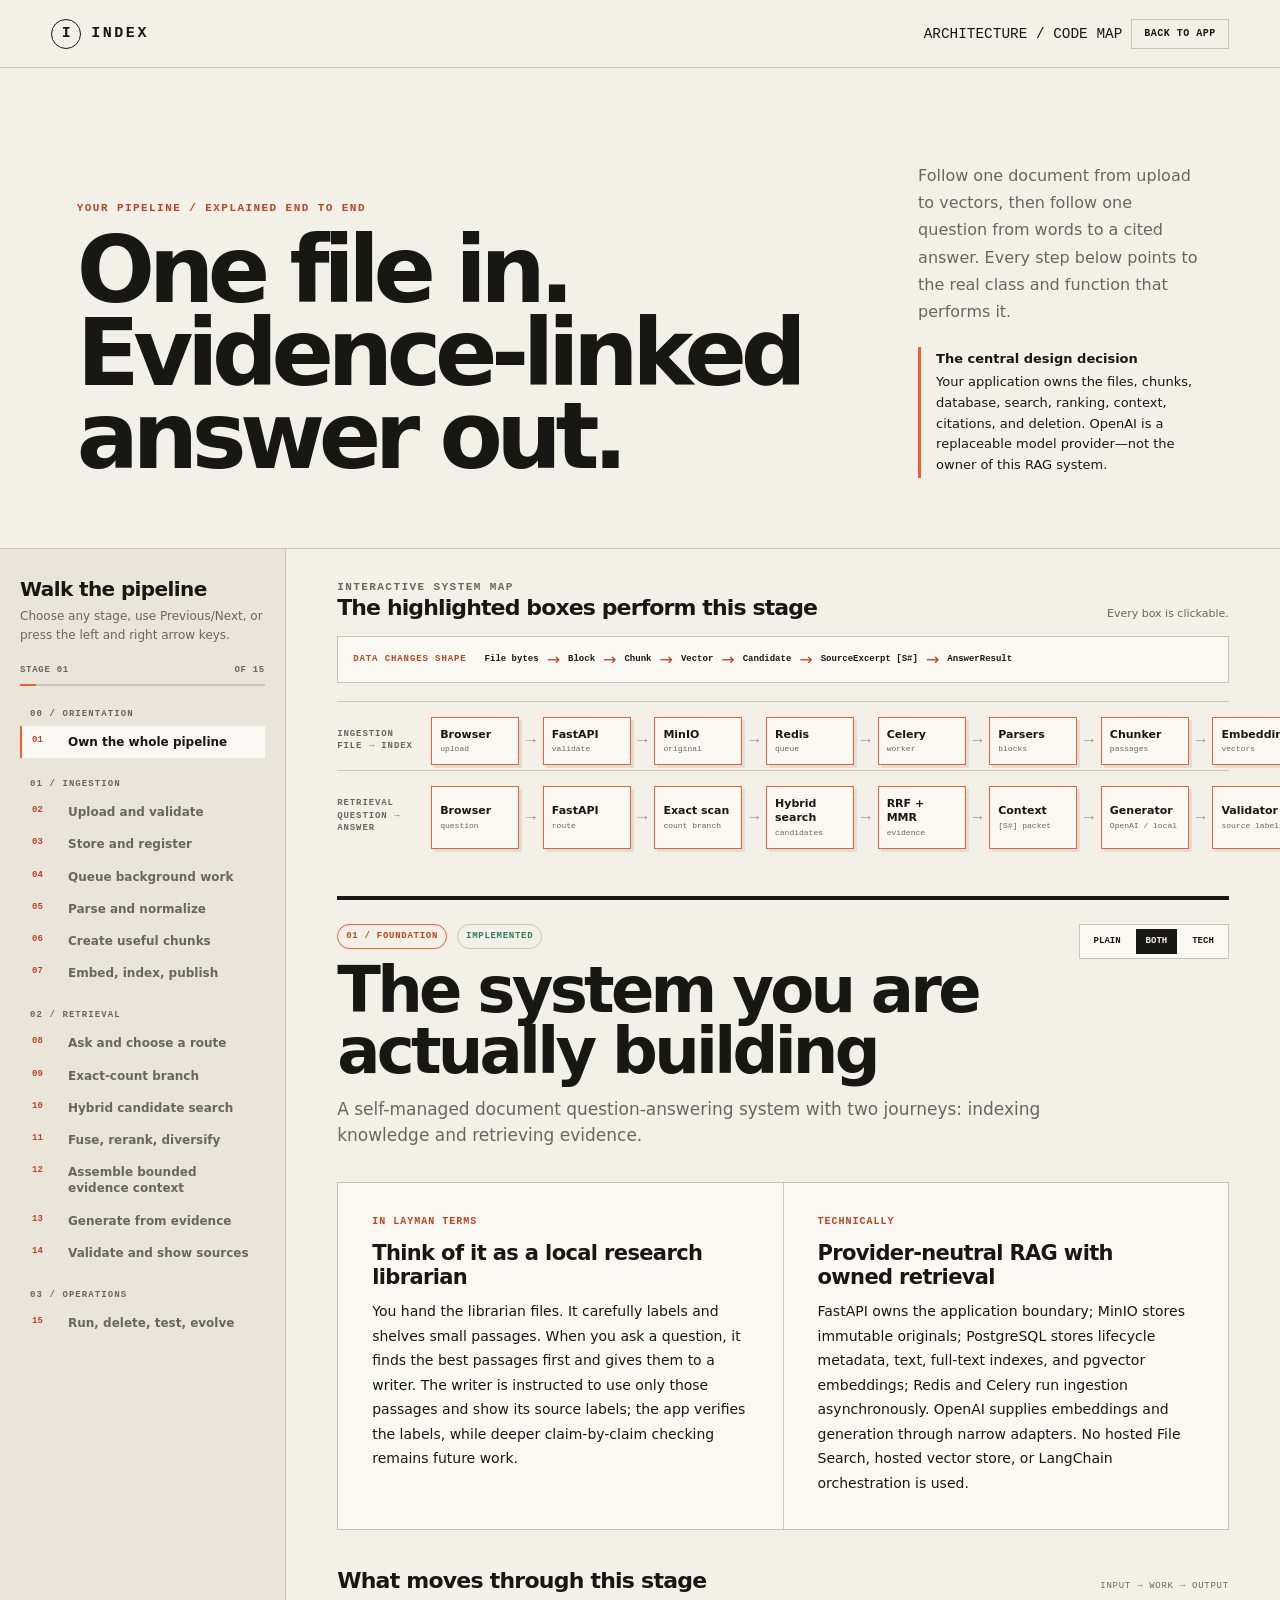
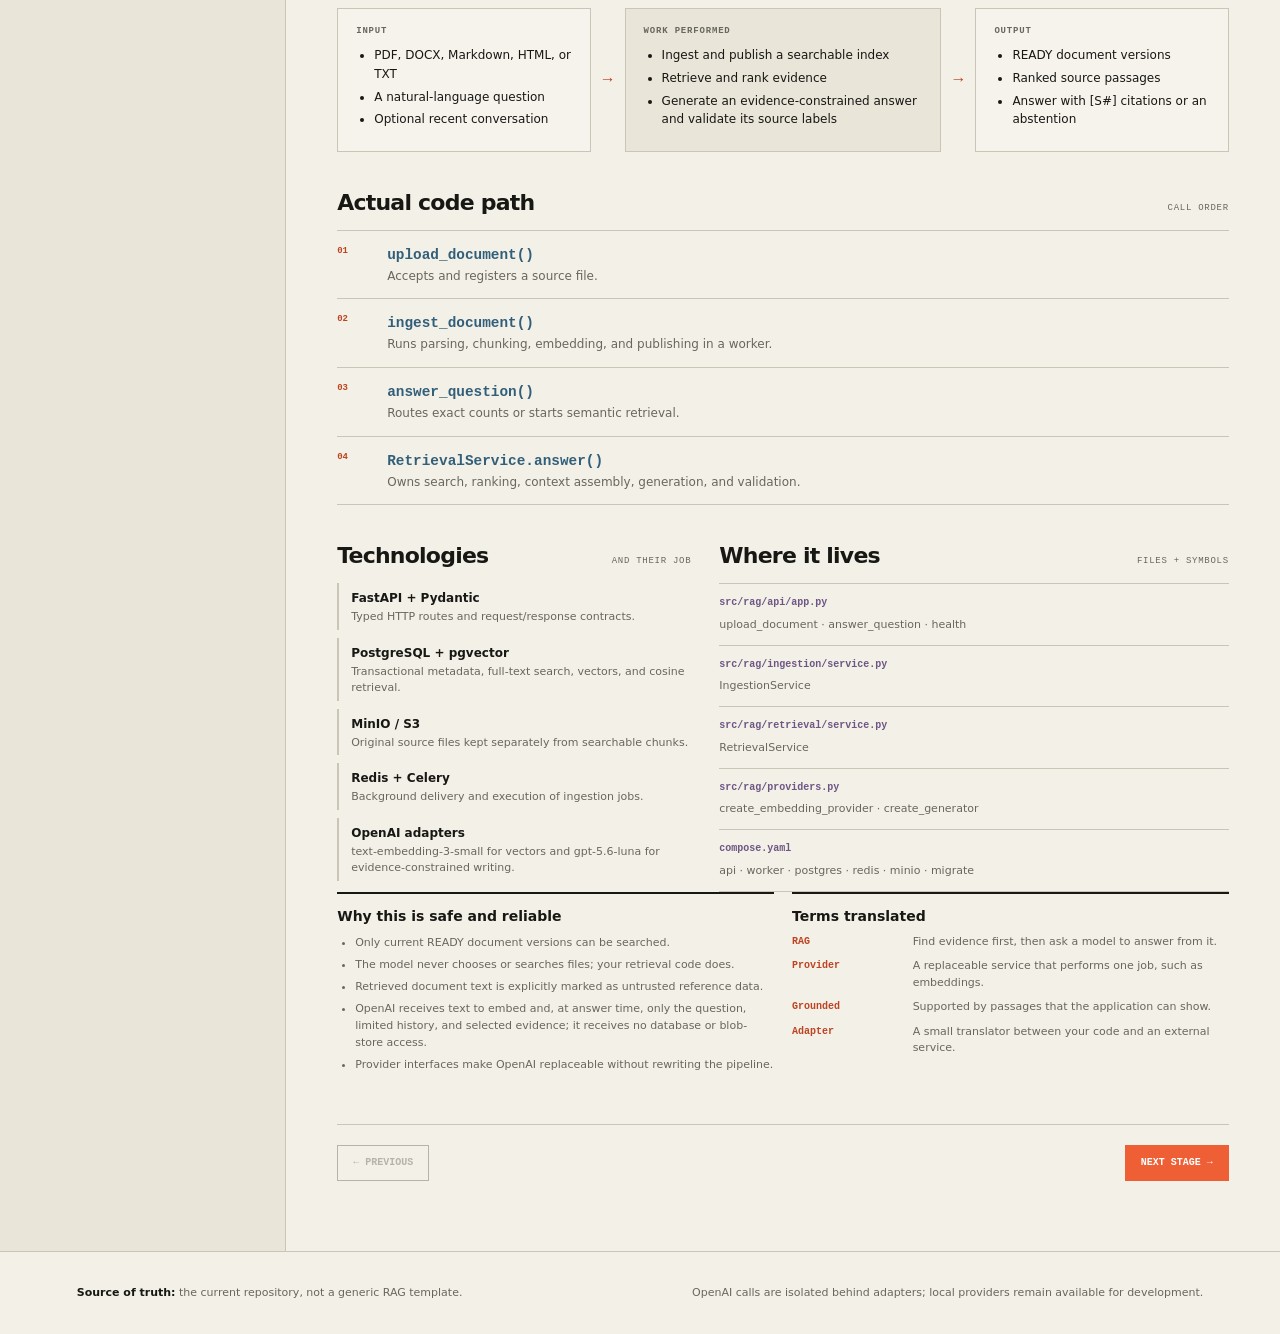
<file: web/architecture.html>
<!doctype html>
<html lang="en">
  <head>
    <meta charset="utf-8" />
    <meta name="viewport" content="width=device-width, initial-scale=1" />
    <meta
      name="description"
      content="An interactive, code-level walkthrough of the Index custom RAG application."
    />
    <title>Index — architecture explorer</title>
    <style>
      :root {
        color-scheme: light;
        --ink: #171714;
        --muted: #68675f;
        --paper: #f3f0e7;
        --panel: #e9e5d9;
        --soft: #faf8f2;
        --line: #cbc5b8;
        --signal: #ee5f35;
        --signal-dark: #bd4422;
        --good: #2f7d5b;
        --blue: #315f7a;
        --purple: #6c5684;
        --shadow: rgba(23, 23, 20, 0.08);
        font-family: "Avenir Next", Avenir, Inter, system-ui, -apple-system, sans-serif;
      }

      * { box-sizing: border-box; }
      html { scroll-behavior: smooth; }
      body { margin: 0; color: var(--ink); background: var(--paper); min-height: 100vh; }
      button, a { font: inherit; }
      button { color: inherit; }
      a { color: inherit; }
      code, .mono {
        font-family: ui-monospace, "SFMono-Regular", Menlo, Consolas, monospace;
        font-size: 0.9em;
      }

      .topbar {
        min-height: 68px;
        padding: 16px clamp(20px, 4vw, 56px);
        border-bottom: 1px solid var(--line);
        display: flex;
        align-items: center;
        justify-content: space-between;
        gap: 20px;
        background: rgba(243, 240, 231, 0.94);
        position: sticky;
        top: 0;
        z-index: 20;
        backdrop-filter: blur(14px);
      }

      .brand {
        display: inline-flex;
        align-items: center;
        gap: 10px;
        text-decoration: none;
        font: 600 15px/1 ui-monospace, "SFMono-Regular", Menlo, monospace;
        letter-spacing: 0.17em;
      }

      .brand-mark {
        width: 30px;
        height: 30px;
        border: 1.5px solid var(--ink);
        border-radius: 50%;
        display: grid;
        place-items: center;
        letter-spacing: 0;
      }

      .topbar-links { display: flex; align-items: center; gap: 9px; }
      .quiet-link {
        border: 1px solid var(--line);
        padding: 9px 12px;
        text-decoration: none;
        font: 600 10px/1 ui-monospace, "SFMono-Regular", Menlo, monospace;
        letter-spacing: 0.05em;
        background: transparent;
      }
      .quiet-link:hover { border-color: var(--ink); background: var(--soft); }

      .hero {
        padding: clamp(46px, 8vw, 94px) clamp(20px, 6vw, 90px) clamp(36px, 6vw, 70px);
        border-bottom: 1px solid var(--line);
        display: grid;
        grid-template-columns: minmax(0, 1.45fr) minmax(260px, 0.55fr);
        gap: clamp(34px, 7vw, 100px);
        align-items: end;
      }

      .kicker {
        margin: 0 0 13px;
        color: var(--signal-dark);
        font: 600 11px/1.25 ui-monospace, "SFMono-Regular", Menlo, monospace;
        letter-spacing: 0.13em;
      }
      .hero h1 {
        font-size: clamp(46px, 7.2vw, 104px);
        line-height: 0.9;
        letter-spacing: -0.07em;
        margin: 0;
        max-width: 940px;
      }
      .hero-copy { color: var(--muted); font-size: 16px; line-height: 1.7; margin: 0 0 22px; }
      .ownership-note {
        border-left: 3px solid var(--signal);
        padding: 2px 0 2px 15px;
        font-size: 13px;
        line-height: 1.6;
      }
      .ownership-note strong { display: block; margin-bottom: 2px; }

      .walkthrough {
        display: grid;
        grid-template-columns: 286px minmax(0, 1fr);
        min-height: 900px;
      }

      .stage-sidebar {
        background: var(--panel);
        border-right: 1px solid var(--line);
        padding: 28px 20px 38px;
      }
      .stage-sidebar-inner { position: sticky; top: 96px; }
      .stage-sidebar h2 { font-size: 20px; margin: 0 0 6px; letter-spacing: -0.03em; }
      .stage-sidebar > .stage-sidebar-inner > p {
        color: var(--muted);
        font-size: 12px;
        line-height: 1.55;
        margin: 0 0 22px;
      }
      .progress-label {
        display: flex;
        justify-content: space-between;
        gap: 12px;
        color: var(--muted);
        font: 600 9px/1 ui-monospace, "SFMono-Regular", Menlo, monospace;
        letter-spacing: 0.08em;
      }
      .progress-track { height: 2px; background: var(--line); margin: 9px 0 24px; overflow: hidden; }
      .progress-fill { display: block; height: 100%; width: 0; background: var(--signal); transition: width 220ms ease; }
      .nav-group { margin: 0 0 22px; }
      .nav-group-label {
        color: var(--muted);
        font: 600 9px/1 ui-monospace, "SFMono-Regular", Menlo, monospace;
        letter-spacing: 0.12em;
        margin: 0 0 7px 10px;
      }
      .stage-button {
        width: 100%;
        border: 0;
        border-left: 2px solid transparent;
        background: transparent;
        cursor: pointer;
        text-align: left;
        display: grid;
        grid-template-columns: 28px minmax(0, 1fr);
        gap: 8px;
        align-items: start;
        padding: 8px 10px;
        color: var(--muted);
      }
      .stage-button:hover { background: rgba(255, 255, 255, 0.35); color: var(--ink); }
      .stage-button[aria-current="step"] {
        border-left-color: var(--signal);
        color: var(--ink);
        background: var(--soft);
      }
      .stage-number { font: 600 9px/1.5 ui-monospace, "SFMono-Regular", Menlo, monospace; color: var(--signal-dark); }
      .stage-button-title { font-size: 12px; line-height: 1.35; font-weight: 600; }

      .stage-main { min-width: 0; padding: 32px clamp(20px, 4vw, 64px) 70px; }
      .system-map { margin-bottom: 42px; }
      .map-heading { display: flex; align-items: end; justify-content: space-between; gap: 20px; margin-bottom: 16px; }
      .map-heading h2 { font-size: 22px; margin: 0; letter-spacing: -0.04em; }
      .map-heading p { margin: 0; color: var(--muted); font-size: 11px; }
      .data-chain {
        border: 1px solid var(--line);
        background: var(--soft);
        padding: 13px 15px;
        margin-bottom: 18px;
        display: grid;
        grid-template-columns: auto minmax(0, 1fr);
        gap: 18px;
        align-items: center;
      }
      .data-chain-label {
        color: var(--signal-dark);
        font: 600 9px/1.35 ui-monospace, "SFMono-Regular", Menlo, monospace;
        letter-spacing: 0.1em;
      }
      .data-chain ol {
        display: flex;
        align-items: center;
        gap: 8px;
        flex-wrap: wrap;
        list-style: none;
        margin: 0;
        padding: 0;
      }
      .data-chain li { display: inline-flex; align-items: center; gap: 8px; }
      .data-chain li:not(:last-child)::after { content: "\2192"; color: var(--signal-dark); }
      .data-chain code { font-size: 9px; font-weight: 600; }
      .flow-lane { border-top: 1px solid var(--line); padding: 15px 0 5px; display: grid; grid-template-columns: 82px minmax(0, 1fr); gap: 12px; }
      .lane-label {
        color: var(--muted);
        font: 600 9px/1.35 ui-monospace, "SFMono-Regular", Menlo, monospace;
        letter-spacing: 0.1em;
        padding-top: 11px;
      }
      .lane-nodes { display: flex; align-items: stretch; gap: 7px; min-width: 0; }
      .map-node {
        flex: 1 1 0;
        min-width: 88px;
        border: 1px solid var(--line);
        background: rgba(255, 255, 255, 0.24);
        cursor: pointer;
        padding: 10px 8px;
        text-align: left;
        opacity: 0.44;
        transition: opacity 160ms ease, transform 160ms ease, border-color 160ms ease, background 160ms ease;
      }
      .map-node:hover { opacity: 0.85; transform: translateY(-1px); }
      .map-node.is-active { opacity: 1; border-color: var(--signal); background: var(--soft); box-shadow: 3px 3px 0 var(--shadow); }
      .map-node strong { display: block; font-size: 11px; line-height: 1.25; }
      .map-node span { display: block; margin-top: 3px; color: var(--muted); font: 500 8px/1.25 ui-monospace, "SFMono-Regular", Menlo, monospace; }
      .map-arrow { align-self: center; color: #9c9689; font-family: ui-monospace, monospace; }

      .stage-focus { border-top: 4px solid var(--ink); padding-top: 24px; }
      .focus-head { display: grid; grid-template-columns: minmax(0, 1fr) auto; gap: 28px; align-items: start; }
      .stage-meta { display: flex; gap: 10px; align-items: center; margin-bottom: 11px; }
      .phase-badge, .implementation-badge {
        display: inline-flex;
        align-items: center;
        min-height: 25px;
        padding: 4px 8px;
        border: 1px solid var(--line);
        border-radius: 999px;
        font: 600 9px/1 ui-monospace, "SFMono-Regular", Menlo, monospace;
        letter-spacing: 0.08em;
      }
      .phase-badge { border-color: var(--signal); color: var(--signal-dark); }
      .implementation-badge { color: var(--good); }
      .implementation-badge[data-tone="roadmap"] { color: var(--signal-dark); border-color: var(--signal); }
      .stage-focus h2 { font-size: clamp(34px, 5vw, 65px); line-height: 0.96; letter-spacing: -0.058em; margin: 0 0 13px; max-width: 920px; }
      .stage-summary { color: var(--muted); font-size: 17px; line-height: 1.55; max-width: 860px; margin: 0; }
      .view-controls { display: flex; gap: 5px; border: 1px solid var(--line); padding: 4px; background: var(--soft); }
      .view-button { border: 0; background: transparent; padding: 8px 10px; cursor: pointer; font: 600 9px/1 ui-monospace, monospace; }
      .view-button[aria-pressed="true"] { background: var(--ink); color: var(--paper); }

      .explanation-grid { display: grid; grid-template-columns: 1fr 1fr; gap: 1px; background: var(--line); border: 1px solid var(--line); margin: 34px 0; }
      .explanation { background: var(--soft); padding: clamp(20px, 3vw, 34px); }
      .explanation-label { color: var(--signal-dark); font: 600 10px/1 ui-monospace, monospace; letter-spacing: 0.1em; margin-bottom: 14px; }
      .explanation h3 { font-size: 21px; letter-spacing: -0.03em; margin: 0 0 10px; }
      .explanation p { font-size: 14px; line-height: 1.75; margin: 0; }
      .focus-content[data-view="plain"] .technical-view { display: none; }
      .focus-content[data-view="technical"] .plain-view { display: none; }
      .focus-content[data-view="plain"] .explanation-grid,
      .focus-content[data-view="technical"] .explanation-grid { grid-template-columns: 1fr; }

      .section-heading { margin: 38px 0 15px; display: flex; align-items: baseline; justify-content: space-between; gap: 16px; }
      .section-heading h3 { margin: 0; font-size: 22px; letter-spacing: -0.035em; }
      .section-heading span { color: var(--muted); font: 500 9px/1 ui-monospace, monospace; letter-spacing: 0.08em; }

      .io-flow { display: grid; grid-template-columns: 1fr 34px 1.25fr 34px 1fr; align-items: stretch; }
      .io-box { border: 1px solid var(--line); padding: 18px; background: rgba(255, 255, 255, 0.2); min-width: 0; }
      .io-box.operation { background: var(--panel); }
      .io-box-label { color: var(--muted); font: 600 9px/1 ui-monospace, monospace; letter-spacing: 0.09em; margin-bottom: 10px; }
      .io-box ul { padding-left: 18px; margin: 0; }
      .io-box li { font-size: 12px; line-height: 1.55; margin: 4px 0; }
      .io-arrow { display: grid; place-items: center; color: var(--signal-dark); font-family: ui-monospace, monospace; }

      .trace { margin: 0; padding: 0; list-style: none; counter-reset: trace; border-top: 1px solid var(--line); }
      .trace li { counter-increment: trace; display: grid; grid-template-columns: 38px minmax(0, 1fr); gap: 12px; border-bottom: 1px solid var(--line); padding: 13px 0; align-items: start; }
      .trace li::before { content: counter(trace, decimal-leading-zero); color: var(--signal-dark); font: 600 9px/1.6 ui-monospace, monospace; }
      .trace code { color: var(--blue); font-weight: 600; word-break: break-word; }
      .trace p { margin: 4px 0 0; color: var(--muted); font-size: 12px; line-height: 1.55; }

      .detail-columns { display: grid; grid-template-columns: 0.82fr 1.18fr; gap: 28px; }
      .tech-list { display: grid; gap: 8px; }
      .tech-item { border-left: 2px solid var(--line); padding: 4px 0 4px 12px; }
      .tech-item strong { font-size: 12px; }
      .tech-item p { color: var(--muted); margin: 3px 0 0; font-size: 11px; line-height: 1.5; }
      .file-list { border-top: 1px solid var(--line); }
      .file-item { border-bottom: 1px solid var(--line); padding: 12px 0; }
      .file-path { color: var(--purple); font: 600 10px/1.45 ui-monospace, monospace; word-break: break-all; }
      .file-symbols { margin: 5px 0 0; color: var(--muted); font-size: 11px; line-height: 1.55; }
      .file-symbols code { color: var(--ink); }

      .guardrails { display: grid; grid-template-columns: 1fr 1fr; gap: 18px; }
      .guardrail, .glossary { border-top: 2px solid var(--ink); padding-top: 14px; }
      .guardrail h4, .glossary h4 { margin: 0 0 10px; font-size: 14px; }
      .guardrail ul { margin: 0; padding-left: 18px; }
      .guardrail li { color: var(--muted); font-size: 11px; line-height: 1.55; margin: 5px 0; }
      .terms { margin: 0; display: grid; gap: 8px; }
      .terms div { display: grid; grid-template-columns: minmax(80px, 0.35fr) 1fr; gap: 10px; }
      .terms dt { font: 600 10px/1.5 ui-monospace, monospace; color: var(--signal-dark); }
      .terms dd { margin: 0; color: var(--muted); font-size: 11px; line-height: 1.5; }

      .readiness-grid { display: grid; grid-template-columns: repeat(2, minmax(0, 1fr)); gap: 10px; }
      .readiness-card { border: 1px solid var(--line); background: rgba(255, 255, 255, 0.2); padding: 16px; }
      .readiness-status {
        color: var(--muted);
        font: 600 8px/1 ui-monospace, monospace;
        letter-spacing: 0.1em;
      }
      .readiness-status[data-tone="done"] { color: var(--good); }
      .readiness-status[data-tone="warning"] { color: var(--signal-dark); }
      .readiness-card strong { display: block; margin-top: 9px; font-size: 13px; }
      .readiness-card p { color: var(--muted); margin: 5px 0 0; font-size: 11px; line-height: 1.55; }

      .stage-actions { border-top: 1px solid var(--line); margin-top: 46px; padding-top: 20px; display: flex; justify-content: space-between; gap: 12px; }
      .nav-action { border: 1px solid var(--ink); background: transparent; padding: 12px 15px; cursor: pointer; font: 600 10px/1 ui-monospace, monospace; }
      .nav-action:hover:not(:disabled) { background: var(--soft); }
      .nav-action.primary { background: var(--signal); color: #fff; border-color: var(--signal); }
      .nav-action.primary:hover:not(:disabled) { background: var(--signal-dark); }
      .nav-action:disabled { opacity: 0.28; cursor: not-allowed; }

      .page-footer { padding: 32px clamp(20px, 6vw, 90px); border-top: 1px solid var(--line); color: var(--muted); font-size: 11px; line-height: 1.6; display: flex; justify-content: space-between; gap: 24px; }
      .page-footer strong { color: var(--ink); }

      @media (max-width: 1080px) {
        .walkthrough { grid-template-columns: 240px minmax(0, 1fr); }
        .lane-nodes { flex-wrap: wrap; }
        .map-arrow { display: none; }
        .map-node { flex: 1 1 130px; }
        .focus-head { grid-template-columns: 1fr; }
        .view-controls { width: max-content; }
      }

      @media (max-width: 820px) {
        .hero { grid-template-columns: 1fr; }
        .walkthrough { display: block; }
        .stage-sidebar { border-right: 0; border-bottom: 1px solid var(--line); }
        .stage-sidebar-inner { position: static; }
        #stage-navigation { display: grid; grid-template-columns: 1fr 1fr; gap: 10px 18px; }
        .nav-group { margin-bottom: 0; }
        .stage-main { padding-top: 26px; }
        .explanation-grid, .detail-columns, .guardrails, .readiness-grid { grid-template-columns: 1fr; }
        .data-chain { grid-template-columns: 1fr; gap: 8px; }
        .io-flow { grid-template-columns: 1fr; gap: 7px; }
        .io-arrow { transform: rotate(90deg); min-height: 24px; }
      }

      @media (max-width: 540px) {
        .topbar { align-items: flex-start; }
        .topbar-links { flex-direction: column; align-items: flex-end; }
        .hero h1 { font-size: 48px; }
        #stage-navigation { grid-template-columns: 1fr; }
        .flow-lane { grid-template-columns: 1fr; }
        .lane-label { padding-top: 0; }
        .map-node { min-height: 58px; }
        .stage-focus h2 { font-size: 38px; }
        .view-controls { width: 100%; }
        .view-button { flex: 1; min-height: 42px; }
        .stage-actions { align-items: stretch; }
        .nav-action { min-height: 48px; }
        .page-footer { flex-direction: column; }
      }

      @media (prefers-reduced-motion: reduce) {
        html { scroll-behavior: auto; }
        *, *::before, *::after { transition-duration: 0.01ms !important; }
      }
    </style>
  </head>
  <body>
    <header class="topbar">
      <a class="brand" href="/" aria-label="Return to Index">
        <span class="brand-mark" aria-hidden="true">I</span>
        <span>INDEX</span>
      </a>
      <div class="topbar-links">
        <span class="mono">ARCHITECTURE / CODE MAP</span>
        <a class="quiet-link" href="/">BACK TO APP</a>
      </div>
    </header>

    <section class="hero">
      <div>
        <p class="kicker">YOUR PIPELINE / EXPLAINED END TO END</p>
        <h1>One file in.<br />Evidence-linked answer out.</h1>
      </div>
      <div>
        <p class="hero-copy">
          Follow one document from upload to vectors, then follow one question from words to a
          cited answer. Every step below points to the real class and function that performs it.
        </p>
        <div class="ownership-note">
          <strong>The central design decision</strong>
          Your application owns the files, chunks, database, search, ranking, context, citations,
          and deletion. OpenAI is a replaceable model provider—not the owner of this RAG system.
        </div>
      </div>
    </section>

    <div class="walkthrough">
      <aside class="stage-sidebar" aria-label="Architecture stages">
        <div class="stage-sidebar-inner">
          <h2>Walk the pipeline</h2>
          <p>Choose any stage, use Previous/Next, or press the left and right arrow keys.</p>
          <div class="progress-label">
            <span id="progress-stage">STAGE 01</span>
            <span id="progress-total">OF 15</span>
          </div>
          <div class="progress-track" role="progressbar" aria-label="Architecture walkthrough progress" aria-valuemin="1" aria-valuemax="15" aria-valuenow="1">
            <span class="progress-fill" id="progress-fill"></span>
          </div>
          <nav id="stage-navigation"></nav>
        </div>
      </aside>

      <main class="stage-main">
        <section class="system-map" aria-labelledby="system-map-title">
          <div class="map-heading">
            <div>
              <p class="kicker">INTERACTIVE SYSTEM MAP</p>
              <h2 id="system-map-title">The highlighted boxes perform this stage</h2>
            </div>
            <p>Every box is clickable.</p>
          </div>
          <div class="data-chain" aria-label="The main data objects created by the pipeline">
            <span class="data-chain-label">DATA CHANGES SHAPE</span>
            <ol>
              <li><code>File bytes</code></li>
              <li><code>Block</code></li>
              <li><code>Chunk</code></li>
              <li><code>Vector</code></li>
              <li><code>Candidate</code></li>
              <li><code>SourceExcerpt [S#]</code></li>
              <li><code>AnswerResult</code></li>
            </ol>
          </div>
          <div id="flow-map"></div>
        </section>

        <article class="stage-focus" aria-live="polite">
          <div class="focus-head">
            <div>
              <div class="stage-meta">
                <span class="phase-badge" id="phase-badge"></span>
                <span class="implementation-badge" id="implementation-badge">IMPLEMENTED</span>
              </div>
              <h2 id="stage-title"></h2>
              <p class="stage-summary" id="stage-summary"></p>
            </div>
            <div class="view-controls" role="group" aria-label="Explanation detail">
              <button class="view-button" type="button" data-view="plain" aria-pressed="false">PLAIN</button>
              <button class="view-button" type="button" data-view="both" aria-pressed="true">BOTH</button>
              <button class="view-button" type="button" data-view="technical" aria-pressed="false">TECH</button>
            </div>
          </div>

          <div class="focus-content" id="focus-content" data-view="both">
            <div class="explanation-grid">
              <section class="explanation plain-view">
                <div class="explanation-label">IN LAYMAN TERMS</div>
                <h3 id="plain-title"></h3>
                <p id="plain-copy"></p>
              </section>
              <section class="explanation technical-view">
                <div class="explanation-label">TECHNICALLY</div>
                <h3 id="technical-title"></h3>
                <p id="technical-copy"></p>
              </section>
            </div>

            <section>
              <div class="section-heading"><h3>What moves through this stage</h3><span>INPUT → WORK → OUTPUT</span></div>
              <div class="io-flow" id="io-flow"></div>
            </section>

            <section class="technical-view">
              <div class="section-heading"><h3>Actual code path</h3><span>CALL ORDER</span></div>
              <ol class="trace" id="code-trace"></ol>
            </section>

            <div class="detail-columns technical-view">
              <section>
                <div class="section-heading"><h3>Technologies</h3><span>AND THEIR JOB</span></div>
                <div class="tech-list" id="technology-list"></div>
              </section>
              <section>
                <div class="section-heading"><h3>Where it lives</h3><span>FILES + SYMBOLS</span></div>
                <div class="file-list" id="file-list"></div>
              </section>
            </div>

            <div class="guardrails">
              <section class="guardrail">
                <h4>Why this is safe and reliable</h4>
                <ul id="guardrail-list"></ul>
              </section>
              <section class="glossary plain-view">
                <h4>Terms translated</h4>
                <dl class="terms" id="term-list"></dl>
              </section>
            </div>

            <section id="readiness-section" hidden>
              <div class="section-heading"><h3>Reality check</h3><span>BUILT / CONFIGURABLE / NEXT</span></div>
              <div class="readiness-grid" id="readiness-grid"></div>
            </section>
          </div>

          <div class="stage-actions">
            <button class="nav-action" type="button" id="previous-stage">← PREVIOUS</button>
            <button class="nav-action primary" type="button" id="next-stage">NEXT STAGE →</button>
          </div>
        </article>
      </main>
    </div>

    <footer class="page-footer">
      <span><strong>Source of truth:</strong> the current repository, not a generic RAG template.</span>
      <span>OpenAI calls are isolated behind adapters; local providers remain available for development.</span>
    </footer>

    <script>
      "use strict";

      const stages = [
        {
          phase: "FOUNDATION",
          group: "00 / ORIENTATION",
          nav: "Own the whole pipeline",
          title: "The system you are actually building",
          summary: "A self-managed document question-answering system with two journeys: indexing knowledge and retrieving evidence.",
          plainTitle: "Think of it as a local research librarian",
          plain: "You hand the librarian files. It carefully labels and shelves small passages. When you ask a question, it finds the best passages first and gives them to a writer. The writer is instructed to use only those passages and show its source labels; the app verifies the labels, while deeper claim-by-claim checking remains future work.",
          technicalTitle: "Provider-neutral RAG with owned retrieval",
          technical: "FastAPI owns the application boundary; MinIO stores immutable originals; PostgreSQL stores lifecycle metadata, text, full-text indexes, and pgvector embeddings; Redis and Celery run ingestion asynchronously. OpenAI supplies embeddings and generation through narrow adapters. No hosted File Search, hosted vector store, or LangChain orchestration is used.",
          input: ["PDF, DOCX, Markdown, HTML, or TXT", "A natural-language question", "Optional recent conversation"],
          operation: ["Ingest and publish a searchable index", "Retrieve and rank evidence", "Generate an evidence-constrained answer and validate its source labels"],
          output: ["READY document versions", "Ranked source passages", "Answer with [S#] citations or an abstention"],
          trace: [
            ["upload_document()", "Accepts and registers a source file."],
            ["ingest_document()", "Runs parsing, chunking, embedding, and publishing in a worker."],
            ["answer_question()", "Routes exact counts or starts semantic retrieval."],
            ["RetrievalService.answer()", "Owns search, ranking, context assembly, generation, and validation."]
          ],
          technologies: [
            ["FastAPI + Pydantic", "Typed HTTP routes and request/response contracts."],
            ["PostgreSQL + pgvector", "Transactional metadata, full-text search, vectors, and cosine retrieval."],
            ["MinIO / S3", "Original source files kept separately from searchable chunks."],
            ["Redis + Celery", "Background delivery and execution of ingestion jobs."],
            ["OpenAI adapters", "text-embedding-3-small for vectors and gpt-5.6-luna for evidence-constrained writing."]
          ],
          files: [
            ["src/rag/api/app.py", "upload_document · answer_question · health"],
            ["src/rag/ingestion/service.py", "IngestionService"],
            ["src/rag/retrieval/service.py", "RetrievalService"],
            ["src/rag/providers.py", "create_embedding_provider · create_generator"],
            ["compose.yaml", "api · worker · postgres · redis · minio · migrate"]
          ],
          guardrails: [
            "Only current READY document versions can be searched.",
            "The model never chooses or searches files; your retrieval code does.",
            "Retrieved document text is explicitly marked as untrusted reference data.",
            "OpenAI receives text to embed and, at answer time, only the question, limited history, and selected evidence; it receives no database or blob-store access.",
            "Provider interfaces make OpenAI replaceable without rewriting the pipeline."
          ],
          terms: [
            ["RAG", "Find evidence first, then ask a model to answer from it."],
            ["Provider", "A replaceable service that performs one job, such as embeddings."],
            ["Grounded", "Supported by passages that the application can show."],
            ["Adapter", "A small translator between your code and an external service."]
          ],
          actors: ["upload-ui", "api", "blob", "queue", "worker", "parser", "chunker", "embed", "database", "question-ui", "router", "count", "retrieve", "rank", "context", "generate", "validate", "answer-ui"]
        },
        {
          phase: "INGEST 01",
          group: "01 / INGESTION",
          nav: "Upload and validate",
          title: "Accept a file without trusting it",
          summary: "The browser sends raw bytes; the API checks filename extension and size, sanitizes the name, and performs a best-effort duplicate lookup before work is queued.",
          plainTitle: "The front desk checks the package",
          plain: "The user drops in a file. The app checks that its filename ends in a supported extension, that it is not empty, and that it fits the size limit. It gives the file a safe display name and creates a fingerprint; an ordinary repeat upload reuses the matching record. It does not inspect a file signature, and simultaneous uploads can still race.",
          technicalTitle: "Multipart upload with bounded reads and best-effort SHA-256 deduplication",
          technical: "uploadFiles() builds FormData and posts to /api/documents. FastAPI reads at most MAX_UPLOAD_BYTES + 1, validates the filename suffix against SUPPORTED_EXTENSIONS, normalizes the display name with safe_filename(), derives a MIME hint, and computes a SHA-256 content hash. A scoped application-level lookup usually catches duplicates before blob writes, but no database uniqueness constraint makes this race-free; a matching non-deleted FAILED version is returned rather than automatically requeued.",
          input: ["Browser File object", "Filename and MIME hint", "Maximum upload setting: 50 MiB"],
          operation: ["Sanitize filename and validate its suffix", "Read with a hard byte ceiling", "Validate size, derive MIME hint, and hash content", "Look up an existing scoped hash"],
          output: ["Validated immutable bytes", "Safe display metadata", "Existing result or a new upload path"],
          trace: [
            ["uploadFiles(files)", "Filters extensions and builds browser FormData."],
            ["POST /api/documents", "Carries the multipart file to FastAPI."],
            ["safe_filename() + suffix check", "Sanitizes the name and rejects unsupported extensions before reading."],
            ["upload_document(file)", "Reads one byte beyond the limit, rejects empty/oversized content, then derives MIME and SHA-256."],
            ["find_by_content_hash()", "Returns a matching non-deleted version when one already exists."]
          ],
          technologies: [["Browser File API", "Drag/drop and multipart transfer."], ["FastAPI UploadFile", "Typed upload boundary."], ["SHA-256", "Content identity for duplicate detection and storage keys."], ["Pydantic settings", "Centralized upload limit configuration."]],
          files: [["web/app.js", "uploadFiles"], ["src/rag/api/app.py", "upload_document"], ["src/rag/blob_store.py", "safe_filename"], ["src/rag/ingestion/parsers/registry.py", "SUPPORTED_EXTENSIONS"], ["src/rag/config.py", "max_upload_bytes"]],
          guardrails: ["The client filename is never used as a storage path.", "Empty and oversized uploads fail before storage.", "Ordinary repeat uploads are detected before another object is written, but concurrent duplicates are not database-enforced.", "Unsupported filename extensions return an explicit 415 response; content-signature validation is not implemented."],
          terms: [["Multipart", "The common browser format for sending a file plus form fields."], ["SHA-256", "A stable fingerprint calculated from all file bytes."], ["Best-effort deduplication", "A normal repeat is reused, while a simultaneous race can still create two records."]],
          actors: ["upload-ui", "api"]
        },
        {
          phase: "INGEST 02",
          group: "01 / INGESTION",
          nav: "Store and register",
          title: "Preserve the original and create its ledger",
          summary: "The bytes go to object storage while PostgreSQL records a document, immutable version, and ingestion job.",
          plainTitle: "Keep the original, then issue tracking numbers",
          plain: "The complete file is placed in a durable cabinet. The database stores a card saying what the file is, where it lives, which version it is, and which background job will process it. The user immediately receives IDs that can be checked later.",
          technicalTitle: "Content-addressed blob plus transactional relational metadata",
          technical: "The API writes the bytes through BlobStore.put_bytes() under default/default/sha256/{prefix}/{hash}. DocumentRepository.register_upload() creates Document, DocumentVersion, and IngestionJob rows. The version stores blob URI, hash, MIME type, byte size, pipeline identity, and embedding configuration; the API commits QUEUED/PROCESSING state before dispatch.",
          input: ["Validated bytes and content hash", "Filename, MIME type, byte size", "Default tenant and collection"],
          operation: ["Write immutable object", "Create document and version rows", "Create PENDING ingestion job", "Commit lifecycle state"],
          output: ["s3:// MinIO/S3 URI or local:// URI", "document_id + version_id + job_id", "202 Accepted response"],
          trace: [["create_blob_store(settings)", "Selects MinIO/S3 or local disk adapter."], ["BlobStore.put_bytes()", "Writes the original under a content-addressed key."], ["DocumentRepository.register_upload()", "Creates the relational lifecycle records."], ["session.commit()", "Makes the file ledger durable before queuing work."], ["UploadAccepted", "Returns stable identifiers and QUEUED status."]],
          technologies: [["MinIO", "Local S3-compatible immutable file storage."], ["boto3", "S3 protocol client used by the blob adapter."], ["PostgreSQL", "Transactional source-of-truth for metadata and lifecycle."], ["SQLAlchemy", "Entity mapping and repository transactions."]],
          files: [["src/rag/blob_store.py", "S3BlobStore · LocalBlobStore · create_blob_store"], ["src/rag/repositories.py", "DocumentRepository.register_upload"], ["src/rag/models.py", "Document · DocumentVersion · IngestionJob"], ["src/rag/api/schemas.py", "UploadAccepted"]],
          guardrails: ["Database registration happens only after the blob write succeeds.", "A registration failure removes an unshared blob.", "Original bytes are retained for audits, exact counts, and future re-indexing.", "Versions record which embedding provider/model created the index."],
          terms: [["Object storage", "A durable cabinet addressed by keys rather than folders users control."], ["Version", "An immutable record of one exact set of source bytes."], ["Transaction", "A group of database changes that either all succeed or all roll back."]],
          actors: ["api", "blob", "database"]
        },
        {
          phase: "INGEST 03",
          group: "01 / INGESTION",
          nav: "Queue background work",
          title: "Move slow indexing out of the web request",
          summary: "FastAPI responds quickly; Redis delivers a job that a separate Celery worker can process independently.",
          plainTitle: "Hand the long job to the back room",
          plain: "Reading a PDF and creating hundreds of vectors can take time. The receptionist does not make the user wait at the counter. It places a job ticket in a queue, and a worker picks it up. The browser polls the document status until it becomes READY.",
          technicalTitle: "Redis-backed Celery task boundary",
          technical: "After commit, upload_document() calls ingest_document.delay(version_id). Redis is both broker and result backend. Celery enables late acknowledgements, prefetch 1, tracked starts, and broker-connection retry at worker startup. The worker opens its own SQLAlchemy session and commits stage transitions through TransactionalIngestionRepository. Parsed blocks, chunks, and embedding batches are not checkpoint-resumable, and task autoretry/backoff is not implemented.",
          input: ["Committed version_id", "PENDING ingestion job", "Redis broker URL"],
          operation: ["Serialize a task message", "Deliver it through Redis", "Execute in Celery worker", "Persist stage transitions"],
          output: ["Independent ingestion attempt", "Visible status progression", "API remains responsive"],
          trace: [["ingest_document.delay(version_id)", "Publishes the job after database commit."], ["Redis broker", "Buffers and delivers task messages."], ["ingest_document(version_id)", "Celery task creates providers and the ingestion service."], ["TransactionalIngestionRepository", "Commits each stage and rolls back failed statements."], ["loadDocuments()", "Browser polls and updates progress every 2.2 seconds."]],
          technologies: [["Celery", "Distributed background task execution."], ["Redis", "Task broker and result backend."], ["SQLAlchemy sessions", "Worker-owned transactional database lifetime."], ["Docker Compose", "Runs API and worker as separate processes."]],
          files: [["src/rag/api/app.py", "upload_document · ingest_document.delay"], ["src/rag/worker/celery_app.py", "celery_app · ingest_document · TransactionalIngestionRepository"], ["web/app.js", "loadDocuments · renderDocuments"], ["compose.yaml", "redis · worker"]],
          guardrails: ["The task is queued only after metadata commits.", "Partial work is not searchable while status is PROCESSING.", "Late acknowledgements reduce task loss if a worker stops, but do not add automatic retry/backoff.", "Queue failures are stored as a user-visible ingestion failure."],
          terms: [["Queue", "A waiting line of jobs that can be processed separately."], ["Broker", "The service that transports queued job messages."], ["Worker", "A background process dedicated to slow tasks."]],
          actors: ["api", "queue", "worker", "question-ui"]
        },
        {
          phase: "INGEST 04",
          group: "01 / INGESTION",
          nav: "Parse and normalize",
          title: "Turn each file format into one common language",
          summary: "Format-specific parsers emit ordered blocks with text, type, page, section, and source location; normalization cleans without flattening structure.",
          plainTitle: "Read different file types into labeled building blocks",
          plain: "PDFs, Word files, and Markdown look different internally. Each specialist reader turns them into the same kind of notes: this is a heading, this is a paragraph, this came from page two, and this belongs under a certain section. A cleanup pass fixes messy spacing while preserving meaning.",
          technicalTitle: "Parser adapters produce provenance-rich Block records",
          technical: "ParserRegistry selects by final extension. PDFParser uses PyMuPDF text blocks and bounding boxes; DocxParser preserves paragraph/table order through python-docx; MarkdownParser and TextParser are deterministic scanners; HTMLParser uses the standard library and ignores script/style content. Normalizer performs NFC Unicode cleanup, line-wrap repair, layout preservation, and repeated-margin suppression.",
          input: ["Raw immutable bytes", "Original filename", "Parser selected by suffix"],
          operation: ["Extract ordered structural blocks", "Attach page/line/bounding-box provenance", "Normalize Unicode and whitespace", "Remove repeated PDF margins"],
          output: ["Block(kind, text, order)", "page + section_path", "source_locator metadata"],
          trace: [["ParserRegistry.parse()", "Chooses the adapter for the source suffix."], ["PDFParser / DocxParser / ... .parse()", "Converts bytes into ordered Block values."], ["Normalizer.normalize()", "Cleans each block while preserving code, lists, and tables."], ["_remove_repeated_page_margins()", "Suppresses short headers/footers repeated on at least 60% of 3+ pages."]],
          technologies: [["PyMuPDF", "Text-layer PDF blocks, pages, and bounding boxes."], ["python-docx", "Word paragraphs, styles, lists, and tables."], ["Python HTMLParser", "Dependency-free structural HTML extraction."], ["Unicode normalization", "Stable text representation across encodings."]],
          files: [["src/rag/ingestion/parsers/registry.py", "ParserRegistry"], ["src/rag/ingestion/parsers/pdf.py", "PDFParser"], ["src/rag/ingestion/parsers/docx.py", "DocxParser"], ["src/rag/ingestion/parsers/markdown.py", "MarkdownParser"], ["src/rag/ingestion/parsers/html.py", "HTMLParser"], ["src/rag/ingestion/normalization.py", "Normalizer · normalize_text"]],
          guardrails: ["Scanned/image-only PDFs become NEEDS_OCR instead of silently indexing nothing.", "Script, style, noscript, and SVG HTML content is ignored.", "Tables, lists, and code keep line layout.", "Page and section metadata reach answer citations when available; detailed bounding boxes and source-line locators remain internal."],
          terms: [["Parser", "A reader specialized for one file format."], ["Block", "A meaningful source unit such as a heading, paragraph, list, table, or code section."], ["Provenance", "The recorded origin of text: page, line, section, or bounding box."], ["OCR", "Technology that reads text from scanned page images; it is not implemented yet."]],
          actors: ["worker", "blob", "parser"]
        },
        {
          phase: "INGEST 05",
          group: "01 / INGESTION",
          nav: "Create useful chunks",
          title: "Split knowledge without losing its neighborhood",
          summary: "Blocks become bounded, overlapping chunks that preserve section and page provenance and receive deterministic identities.",
          plainTitle: "Cut the book into passages that still make sense",
          plain: "A whole document is too large to compare with every question. The app cuts it into passages, but it respects headings, paragraphs, lists, tables, and code. A small overlap keeps ideas from being broken exactly at a boundary. Each passage remembers where it came from.",
          technicalTitle: "Structure-first, token-bounded deterministic chunking",
          technical: "Chunker groups blocks by section_path, splits oversized prose on sentences and structured blocks on lines, packs toward 500 approximate tokens, enforces a hard 750-token ceiling, prefers at least 100 tokens, and carries a 75-token tail overlap. deterministic_chunk_id(version, ordinal, content_hash) makes retries stable. Display text stays clean while embedding_text prepends document and section context.",
          input: ["Normalized ordered Block list", "version_id and document title", "500 / 750 / 100 / 75 token settings"],
          operation: ["Group by section", "Split oversized blocks", "Pack to token target", "Add safe overlap and provenance", "Hash and identify each chunk"],
          output: ["Canonical chunk text", "Context-enriched embedding_text", "Stable ID + ordinal + source metadata"],
          trace: [["Chunker.chunk()", "Coordinates grouping, splitting, packing, and construction."], ["_split_block()", "Uses sentence or line boundaries before hard splitting."], ["_pack_group()", "Fills target-sized chunks without mixing unrelated sections."], ["_overlap_tail()", "Copies up to 75 tokens of prior context."], ["deterministic_chunk_id()", "Produces a repeatable UUID from version, ordinal, and content hash."]],
          technologies: [["Dataclasses", "Provider-neutral Block and Chunk value objects."], ["Deterministic UUID5", "Stable retry-safe chunk identity."], ["Token approximation", "Dependency-free word/punctuation counter for hard limits."], ["SHA-256", "Exact chunk-content identity."]],
          files: [["src/rag/ingestion/chunking.py", "Chunker · approximate_token_count"], ["src/rag/ingestion/identifiers.py", "content_hash · deterministic_chunk_id"], ["src/rag/ingestion/models.py", "Block · Chunk"], ["src/rag/config.py", "chunk_* settings"]],
          guardrails: ["Chunks stay within the 750-token maximum according to the configured approximate counter; the provider tokenizer can count differently.", "Unrelated sections are not merged just to fill space.", "The original clean text and embedding-enriched text remain separate.", "Overlapped text retains its original source locator, but persisted provenance does not explicitly mark which text was copied as overlap."],
          terms: [["Chunk", "A small, searchable passage cut from a document."], ["Token", "A model-sized piece of text; roughly a word or part of a word."], ["Overlap", "A little repeated context on both sides of a cut."], ["Deterministic", "The same inputs always produce the same identifier."]],
          actors: ["worker", "chunker"]
        },
        {
          phase: "INGEST 06",
          group: "01 / INGESTION",
          nav: "Embed, index, publish",
          title: "Translate meaning into vectors, then publish atomically",
          summary: "Chunks are embedded in bounded batches, stored beside lexical indexes, validated, and exposed only when the entire version is complete.",
          plainTitle: "Give every passage coordinates on a map of meaning",
          plain: "The embedding model turns each passage into 1,536 numbers. Passages with similar meaning land near each other, even if they use different words. The database stores those coordinates plus a keyword index. The new shelf stays hidden until every passage and vector is present, then becomes READY in one switch.",
          technicalTitle: "OpenAI embeddings + pgvector HNSW + atomic version publish",
          technical: "IngestionService batches at most 64 chunks and 16,000 estimated tokens. OpenAIEmbeddingProvider calls embeddings.create(model=text-embedding-3-small, dimensions=1536), then validates count, shape, and finite floats. ChunkRepository replaces rows and persists Vector(1536); PostgreSQL computes tsvector. publish_version() verifies expected vs actual vs embedded counts and atomically sets current_version_id and READY.",
          input: ["Chunk embedding_text values", "OpenAI API key and model configuration", "Hidden document version"],
          operation: ["Batch and call embedding provider", "Validate every numeric vector", "Replace chunks and store vectors", "Verify counts and atomically publish"],
          output: ["1,536-dimensional embeddings", "HNSW and GIN searchable indexes", "Current READY document version"],
          trace: [["IngestionService._embedding_batches()", "Respects both item and token ceilings."], ["OpenAIEmbeddingProvider.embed_texts()", "Calls the external embedding endpoint in ordered batches."], ["ChunkRepository.replace_for_version()", "Replaces retry output without accumulating duplicates."], ["ChunkRepository.save_embeddings()", "Rejects wrong dimensions and non-finite values."], ["IngestionRepository.publish_version()", "Validates completeness and exposes the version atomically."]],
          technologies: [["text-embedding-3-small", "Creates semantic vectors; replaceable via EmbeddingProvider."], ["pgvector Vector(1536)", "Stores and compares embeddings in PostgreSQL."], ["HNSW cosine index", "Approximate nearest-neighbor acceleration with m=16, ef_construction=64."], ["PostgreSQL tsvector + GIN", "Generated English full-text index for keyword retrieval."], ["Alembic", "Creates and versions the relational/vector schema."]],
          files: [["src/rag/ingestion/service.py", "_embed · _embedding_batches"], ["src/rag/adapters/openai_models.py", "OpenAIEmbeddingProvider"], ["src/rag/repositories.py", "replace_for_version · save_embeddings · publish_version"], ["src/rag/models.py", "Chunk.embedding · Document.current_version_id"], ["migrations/versions/0001_initial.py", "vector extension · HNSW · GIN indexes"]],
          guardrails: ["Vector count, 1,536 dimensions, and finite numeric values are validated.", "A failed or partial version never becomes searchable.", "Retrieval filters current_version_id and READY status inside SQL.", "OpenAI embedding batches are metered API calls when that provider is selected.", "Provider/model identity is recorded but not enforced at query time; changing models requires deleting and re-indexing every document."],
          terms: [["Embedding", "A list of numbers representing the meaning of text."], ["Vector", "The numerical coordinate produced by an embedding model."], ["Cosine distance", "A measure of how similarly two vectors point."], ["Atomic publish", "The whole index becomes visible at once—or not at all."], ["HNSW", "A graph index that finds nearby vectors quickly."]],
          actors: ["worker", "embed", "database"]
        },
        {
          phase: "RETRIEVE 01",
          group: "02 / RETRIEVAL",
          nav: "Ask and choose a route",
          title: "Receive the question and decide what kind of answer it needs",
          summary: "The browser sends the question and recent conversation; the API applies scope and separates exact aggregation from semantic Q&A.",
          plainTitle: "First decide whether this is search or arithmetic",
          plain: "Most questions need the best passages and an explanation. But a question like ‘How many times is ISTQB written?’ needs a complete count, not the few passages search happens to return. The app recognizes that special request and sends it down a different, exact path.",
          technicalTitle: "Typed answer boundary with deterministic intent routing",
          technical: "askQuestion() posts the question plus up to five prior messages to /api/answers. AnswerRequest accepts at most ten history items and validates length and whitespace; RetrievalService keeps at most the last six. _retrieval_filters() applies the default tenant, collection, and optional document IDs. parse_exact_count_request() detects unambiguous count intent with quoted or explicit terms. All other questions call RetrievalService.answer().",
          input: ["Question text", "Up to five prior messages from the browser", "Collection/document scope"],
          operation: ["Validate the request", "Build mandatory retrieval filters", "Recognize exact-count intent", "Choose deterministic or semantic path"],
          output: ["ExactCountRequest", "or normalized semantic question", "Scoped retrieval filters"],
          trace: [["askQuestion(question)", "Adds the user message and posts JSON."], ["AnswerRequest", "Validates question, history, and filter sizes."], ["answer_question(request)", "Owns route selection and response translation."], ["_retrieval_filters()", "Requires valid document UUIDs and the default tenant."], ["parse_exact_count_request()", "Returns a count request only for unambiguous phrasing."]],
          technologies: [["Fetch API", "Browser-to-FastAPI JSON request."], ["Pydantic", "Boundary validation and typed response shapes."], ["Regular expressions", "Transparent exact-count intent detection."], ["FastAPI", "Async route for semantic model calls."]],
          files: [["web/app.js", "askQuestion"], ["src/rag/api/schemas.py", "AnswerRequest · HistoryMessage"], ["src/rag/api/app.py", "answer_question · _retrieval_filters"], ["src/rag/retrieval/exact_count.py", "parse_exact_count_request"]],
          guardrails: ["Questions cannot be blank and have explicit size limits.", "Tenant scope is mandatory and applied before ranking.", "Conversation helps interpret the question but is not treated as factual evidence.", "Aggregation is not incorrectly delegated to top-k semantic retrieval."],
          terms: [["Intent routing", "Choosing the right procedure based on what the question asks."], ["Scope", "The documents and tenant the search is allowed to inspect."], ["Aggregation", "A calculation over the complete collection, such as counting every occurrence."]],
          actors: ["question-ui", "api", "router"]
        },
        {
          phase: "RETRIEVE 02A",
          group: "02 / RETRIEVAL",
          nav: "Exact-count branch",
          title: "Count every occurrence in supported parsed text",
          summary: "Explicit word and phrase counts re-read every selected original and count every normalized block produced by its parser exactly once.",
          plainTitle: "Open every selected book and count with a ruler",
          plain: "Search normally shows only the best few passages, and chunk overlap can repeat the same sentence. For an exact count, the app bypasses semantic search, reopens each original file, and counts across every normalized text block its parser can read. The language model is not involved. Images, scans without OCR, ignored HTML regions, and repeated PDF margins removed during cleanup are outside that count.",
          technicalTitle: "Whole-source deterministic aggregation bypass",
          technical: "_answer_exact_count() lists current READY versions, reads each blob, reparses and normalizes it, and builds CountableDocument values. count_exact_occurrences() applies an escaped whole-word or literal-phrase regex to non-overlapping parser blocks. Evidence is capped and round-robined across documents, then returned with deterministic source IDs and match_count metadata.",
          input: ["ExactCountRequest(term, case_sensitive)", "All scoped READY original blobs", "Non-overlapping normalized blocks"],
          operation: ["Reparse originals into supported text blocks", "Compile safe literal matching pattern", "Count each normalized source block once", "Build page/section evidence"],
          output: ["Exact total within parsed normalized text", "Per-document breakdown and evidence", "Zero embedding and generation-model calls"],
          trace: [["_answer_exact_count()", "Loads all current source versions and original bytes."], ["ParserRegistry.parse()", "Reconstructs the text blocks supported by each parser."], ["count_exact_occurrences()", "Counts every match in those blocks and accumulates per-document totals."], ["format_exact_count_answer()", "Creates the human-readable audited result."], ["AnswerResponse", "Marks provider as deterministic-exact-count."]],
          technologies: [["Python re", "Escaped, case-aware whole-word or phrase matching."], ["BlobStore", "Reads authoritative original files rather than overlapping chunks."], ["UUID5", "Stable evidence identifiers for exact-count source cards."], ["Existing parsers", "Uses the same normalization rules as ingestion."]],
          files: [["src/rag/api/app.py", "_answer_exact_count"], ["src/rag/retrieval/exact_count.py", "ExactCountRequest · count_exact_occurrences · format_exact_count_answer"], ["src/rag/repositories.py", "list_ready_versions"], ["web/app.js", "match_count evidence rendering"]],
          guardrails: ["Chunk overlap cannot double-count occurrences because chunks are bypassed.", "Top-k retrieval cannot miss occurrences that exist in parser-produced text.", "The target is regex-escaped, preventing pattern injection.", "Only current READY and scoped documents are inspected.", "No model API call is made, but unreadable images/OCR and parser-omitted regions cannot be counted."],
          terms: [["Deterministic", "No model judgment: the same source and term produce the same total."], ["Whole-word", "ISTQB matches ISTQB, but not a longer word containing those letters."], ["Bypass", "A deliberately separate path for a job semantic retrieval cannot do reliably."]],
          actors: ["router", "count", "blob", "parser", "answer-ui"]
        },
        {
          phase: "RETRIEVE 02B",
          group: "02 / RETRIEVAL",
          nav: "Hybrid candidate search",
          title: "Search by meaning and exact words for the same question",
          summary: "The normalized question becomes a query vector, then PostgreSQL runs both dense cosine and lexical full-text searches as one hybrid retrieval step.",
          plainTitle: "Use two detectives with different strengths",
          plain: "One detective finds passages that mean the same thing even when the wording differs. The other is excellent with exact names, acronyms, dates, and codes. The app uses both candidate lists instead of betting everything on one method. In the current build, the two database queries run one after the other, which affects speed but not the hybrid result.",
          technicalTitle: "Hybrid dense and PostgreSQL full-text retrieval",
          technical: "RetrievalService.search() NFC-normalizes whitespace and uses the currently configured embedding provider. asyncio.gather orchestrates ChunkRepository.dense_search() and lexical_search() and collects per-channel failures, but their current synchronous SQLAlchemy calls execute sequentially on the event loop; true database concurrency needs async SQLAlchemy or thread offload. Dense SQL orders pgvector cosine distance; lexical SQL builds an OR-style websearch_to_tsquery and ranks the generated tsvector with ts_rank_cd. Both SQL paths prefilter tenant, collection, document IDs, READY status, and current version.",
          input: ["Normalized question", "1,536-dimensional query embedding", "Required RetrievalFilters"],
          operation: ["Embed question", "Dense cosine top 40", "Lexical full-text top 40", "Retain provenance and raw scores"],
          output: ["Dense SearchCandidate list", "Lexical SearchCandidate list", "Timing and channel diagnostics"],
          trace: [["normalize_query()", "NFC-normalizes and collapses whitespace."], ["embedder.embed_query()", "Creates a vector with the current provider; stored-index compatibility is assumed."], ["asyncio.gather()", "Starts both channel wrappers and collects failures; sync SQL still executes sequentially."], ["ChunkRepository.dense_candidates()", "Orders by pgvector cosine distance."], ["ChunkRepository.lexical_candidates()", "Uses tsvector matching and ts_rank_cd."], ["POST /api/retrieval/search", "Exposes retrieval diagnostics without answer generation; semantic use still embeds the query."]],
          technologies: [["OpenAI embeddings", "Semantic representation of the question when the OpenAI provider is selected."], ["pgvector cosine search", "Meaning-based nearest-neighbor retrieval."], ["PostgreSQL full-text search", "Exact-token and linguistic keyword retrieval."], ["asyncio", "Unified, failure-aware channel orchestration; not true DB concurrency here."]],
          files: [["src/rag/retrieval/service.py", "normalize_query · RetrievalService.search"], ["src/rag/repositories.py", "_retrieval_statement · dense_candidates · lexical_candidates"], ["src/rag/adapters/openai_models.py", "OpenAIEmbeddingProvider.embed_query"], ["src/rag/api/app.py", "search_documents"], ["src/rag/retrieval/models.py", "RetrievalFilters · SearchCandidate"]],
          guardrails: ["The database enforces 1,536 dimensions, but does not compare the configured provider/model with version metadata; model changes require manual re-indexing.", "Tenant/collection/document scope and READY/current-version filters are applied inside SQL before LIMIT; per-user ACL enforcement is not implemented.", "If one retrieval channel fails, the other may still produce candidates.", "Both failing raises a RetrievalError instead of inventing results.", "With OpenAI selected, each semantic question—including /api/retrieval/search—uses a metered query-embedding call; the debug route skips generation cost."],
          terms: [["Semantic search", "Search by meaning rather than only matching words."], ["Dense", "A vector where most positions contain numeric values."], ["Lexical", "Search based on actual words and language rules."], ["Candidate", "A passage that may be useful and still needs ranking."]],
          actors: ["router", "embed", "database", "retrieve"]
        },
        {
          phase: "RETRIEVE 03",
          group: "02 / RETRIEVAL",
          nav: "Fuse, rerank, diversify",
          title: "Turn two noisy lists into a small evidence set",
          summary: "Rank fusion combines channels, duplicate removal reduces repetition, reranking checks query overlap, and MMR keeps the final context diverse.",
          plainTitle: "Merge the detectives' notes and remove echoes",
          plain: "The app rewards passages found near the top by either search method. It removes copies and near-copies, checks the wording against the question again, and avoids returning eight versions of the same point. The result is a small set that is both relevant and varied.",
          technicalTitle: "Weighted RRF, local reranking, and maximal marginal relevance",
          technical: "reciprocal_rank_fusion() combines ranks—not incompatible raw scores—with weights 0.65 dense, 0.35 lexical and k=60, keeping 30. deduplicate_ranked_candidates() removes identical hashes/text and near-duplicates at 0.92 token similarity. TokenOverlapReranker contributes a 0.70-weighted final score. select_diverse_candidates() applies MMR at lambda 0.75, caps three chunks per document and two per section, and selects up to eight.",
          input: ["Top 40 dense candidates", "Top 40 lexical candidates", "Original normalized question"],
          operation: ["Reciprocal-rank fusion", "Exact and near-duplicate removal", "Token-overlap reranking", "MMR diversity and source caps"],
          output: ["Up to eight RankedCandidate values", "Explainable channel/rerank scores", "Diverse document and section coverage"],
          trace: [["reciprocal_rank_fusion()", "Combines rank positions on a comparable scale."], ["deduplicate_ranked_candidates()", "Keeps the best copy of repeated content."], ["TokenOverlapReranker.rerank()", "Scores overlap of important question and passage terms."], ["attach_rerank_scores()", "Blends fusion and reranker signals."], ["select_diverse_candidates()", "Balances relevance with novelty and source caps."]],
          technologies: [["RRF", "Robust rank-list fusion without score calibration."], ["Token-set similarity", "Near-duplicate detection."], ["Deterministic reranker", "A cheap, transparent second relevance check."], ["MMR", "Balances high relevance against repeated information."]],
          files: [["src/rag/retrieval/fusion.py", "reciprocal_rank_fusion · deduplicate_ranked_candidates · attach_rerank_scores"], ["src/rag/adapters/local_models.py", "TokenOverlapReranker"], ["src/rag/retrieval/diversity.py", "select_diverse_candidates · cosine_similarity"], ["src/rag/retrieval/service.py", "RetrievalConfig · search"]],
          guardrails: ["Raw vector and lexical scores are never incorrectly averaged.", "Stable secondary sort keys make evaluation runs reproducible.", "Optional reranker failure degrades gracefully to fused ranking.", "Document and section caps prevent one source from dominating context."],
          terms: [["Rerank", "Recheck a smaller result set with an additional relevance rule."], ["RRF", "A method that rewards items appearing high in one or more ranked lists."], ["MMR", "A rule that prefers relevant passages that add new information."], ["Near-duplicate", "Different-looking text that carries almost the same words."]],
          actors: ["retrieve", "rank"]
        },
        {
          phase: "RETRIEVE 04",
          group: "02 / RETRIEVAL",
          nav: "Assemble bounded evidence context",
          title: "Build the only evidence the answer model may see",
          summary: "Selected passages are packed into a bounded prompt with request-local [S#] labels, persistent source identities, available page/section data, and an explicit untrusted-data boundary.",
          plainTitle: "Prepare a numbered evidence packet",
          plain: "The app gives each chosen passage a label such as S1 or S2 and includes the filename and location. It fits as much strong evidence as possible inside a size budget. The writer is told that document text is reference material, never instructions it should obey.",
          technicalTitle: "Provenance-rich context packing under a 6,000-token budget",
          technical: "ContextBuilder.build() assigns sequential source IDs and serializes file, document ID, version ID, chunk ID, page/section, and content between [S#] markers. estimate_tokens() enforces a separate 6,000-token evidence ceiling. Oversized passages are truncated at useful boundaries; SourceExcerpt records whether truncation occurred. Only passages actually packed become allowed source IDs.",
          input: ["Up to eight ranked candidates", "Page and section provenance", "6,000-token evidence budget"],
          operation: ["Label S1…Sn for this request", "Add persistent identifiers and locations", "Pack in MMR-selected order", "Truncate safely when required"],
          output: ["ContextBundle.text", "Exact SourceExcerpt tuple", "Allowed citation label set"],
          trace: [["ContextBuilder.build()", "Iterates candidates in the order chosen by MMR diversity selection."], ["_location()", "Formats page ranges and heading breadcrumbs."], ["estimate_tokens()", "Tracks the complete context size."], ["_truncate_to_budget()", "Cuts a passage only when the remaining budget requires it."], ["GenerationRequest.allowed_source_ids", "Derives the request-local labels the model may cite."]],
          technologies: [["Prompt budgeting", "Bounds latency and generation input cost."], ["Persistent source IDs", "Tie an answer back to immutable document, version, and chunk UUIDs; S-labels themselves are request-local."], ["Dataclasses", "ContextBundle and SourceExcerpt keep the core provider-neutral."], ["Untrusted-data instruction", "Labels source content as reference data rather than commands."]],
          files: [["src/rag/retrieval/context.py", "ContextBuilder · ContextBundle · estimate_tokens"], ["src/rag/retrieval/models.py", "SourceExcerpt · GenerationRequest"], ["src/rag/retrieval/service.py", "RetrievalService.answer"]],
          guardrails: ["Only selected evidence enters the generation prompt.", "Source labels are created by the server, not the model or documents.", "Every passage carries immutable document/version/chunk identity and page/section data when available.", "Source text is marked untrusted and the model is instructed not to follow it; this reduces risk but is not complete prompt-injection protection."],
          terms: [["Context", "The evidence packet supplied to the answer model."], ["Budget", "The maximum amount of evidence allowed in one request."], ["Prompt injection", "Malicious text inside a document that tries to command the model."], ["Source label", "A server-created handle such as S1 that points to one exact passage."]],
          actors: ["rank", "context"]
        },
        {
          phase: "RETRIEVE 05",
          group: "02 / RETRIEVAL",
          nav: "Generate from evidence",
          title: "Ask the LLM to write—not to search",
          summary: "The generation adapter receives the question, limited conversation, and selected evidence and must return a strict, evidence-oriented JSON shape.",
          plainTitle: "The writer gets a closed-book assignment",
          plain: "The model does not browse your storage and does not decide which pages matter. Your code already selected the evidence. The model's job is only to turn that packet into a clear answer, cite the supplied labels, or admit that the packet is insufficient.",
          technicalTitle: "OpenAI Responses API with strict structured output",
          technical: "OpenAIResponsesGenerator.generate() calls responses.create with gpt-5.6-luna, reasoning effort none, store=false, a system grounding instruction, and a strict JSON Schema. The schema requires answer, cited_source_ids, confidence, missing_information, and abstained. _generation_input() keeps conversation separate from evidence and includes correction feedback on a retry.",
          input: ["Normalized question", "Recent conversation for interpretation", "Labelled ContextBundle", "Allowed [S#] values"],
          operation: ["Construct grounded prompt", "Request strict JSON", "Generate with reasoning=none", "Parse and validate response types"],
          output: ["GenerationResult", "Answer text + declared citations", "Confidence, missing information, abstention flag"],
          trace: [["create_generator(settings)", "Selects OpenAI or the local extractive adapter."], ["_generation_input(request)", "Serializes question, evidence, history, and any correction."], ["responses.create()", "Runs the configured OpenAI generation model."], ["_parse_json_output()", "Rejects malformed or non-object JSON."], ["GenerationResult", "Returns a provider-neutral answer object."]],
          technologies: [["OpenAI Responses API", "Structured, evidence-constrained text generation."], ["gpt-5.6-luna", "Cost-sensitive answer model selected for this project."], ["JSON Schema", "Machine-checkable output contract."], ["Provider interface", "Allows local extraction or another LLM later."]],
          files: [["src/rag/adapters/openai_models.py", "OpenAIResponsesGenerator · _ANSWER_FORMAT · _generation_input"], ["src/rag/providers.py", "create_generator"], ["src/rag/adapters/local_models.py", "ExtractiveGenerator fallback"], ["src/rag/retrieval/models.py", "GenerationRequest · GenerationResult"]],
          guardrails: ["store=false requests that OpenAI not store the response object for later API retrieval.", "The model receives no database or blob-store credentials.", "The prompt instructs the model not to follow commands inside evidence; this is a mitigation, not a deterministic guarantee.", "Strict output types are verified before use.", "With OpenAI selected, each generated answer—and one optional citation-correction retry—is metered API usage."],
          terms: [["LLM", "A language model used here as a constrained answer writer."], ["Structured output", "A response forced into named JSON fields instead of free-form text."], ["Abstain", "Say there is not enough evidence instead of guessing."], ["Reasoning effort", "Extra internal model work; set to none here for a simple evidence-writing task."]],
          actors: ["context", "generate"]
        },
        {
          phase: "RETRIEVE 06",
          group: "02 / RETRIEVAL",
          nav: "Validate and show sources",
          title: "Validate source labels before showing the answer",
          summary: "Server-side validation rejects invented source labels, may retry once with correction feedback, and returns the answer beside the exact evidence cards.",
          plainTitle: "Check that every footnote points to a supplied passage",
          plain: "The app compares every S-number in the answer with the evidence packet it actually supplied. A made-up label fails, and an answer that does not abstain needs at least one inline citation. The model gets one correction attempt for bad labels. This proves that the footnote exists; it does not prove that every sentence is supported by that footnote.",
          technicalTitle: "Source-label allow-list validation and controlled abstention",
          technical: "validate_citations() extracts inline [S#] labels and declared IDs, normalizes them, and compares them with GenerationRequest.allowed_source_ids. Non-abstaining answers require at least one valid inline citation. RetrievalService retries at most once with _validation_feedback(); persistent invalid or missing labels produce an abstention. It does not perform claim-level entailment or faithfulness scoring. AnswerResponse returns source excerpts and diagnostics; appendMessage() renders expandable evidence with relevance and locations.",
          input: ["GenerationResult", "Server-created allowed source IDs", "Exact SourceExcerpt tuple"],
          operation: ["Extract and normalize citations", "Reject labels outside allow-list", "Retry once if configured", "Translate to public API and evidence cards"],
          output: ["Answer with allow-listed source references", "or abstention after invalid/missing labels", "Inspectable evidence and diagnostics"],
          trace: [["validate_citations()", "Checks inline and declared source labels."], ["_validation_feedback()", "Explains exactly what the retry must fix."], ["_answer_from_generation()", "Builds an AnswerResult after source-label checks pass."], ["_abstention()", "Returns a safe fallback after a generation error or persistent citation-format failure."], ["appendMessage()", "Shows answer, source text, page/section, and relevance in the browser."]],
          technologies: [["Server-side regex validation", "Finds visible inline source labels."], ["Pydantic AnswerResponse", "Stable public response contract."], ["Native details/summary", "Accessible expandable evidence cards."], ["Retrieval diagnostics", "Candidate counts, context size, warnings, and abstention state."]],
          files: [["src/rag/retrieval/citations.py", "validate_citations · CitationValidation"], ["src/rag/retrieval/service.py", "_validation_feedback · _answer_from_generation · _abstention"], ["src/rag/api/app.py", "AnswerResponse translation"], ["src/rag/api/schemas.py", "SourceResponse · AnswerDiagnostics · AnswerResponse"], ["web/app.js", "appendMessage"]],
          guardrails: ["A structured citation list alone is not enough; the visible answer needs an inline citation.", "The model cannot authorize a source label that the server did not create.", "Generation errors become abstentions with retained evidence, not fabricated answers.", "Claim-level faithfulness or entailment checking is not implemented and remains evaluation roadmap work.", "The UI uses textContent for model and document text, preventing HTML execution."],
          terms: [["Allow-list", "A short list of values that are accepted; everything else is rejected."], ["Citation validation", "Checking that answer footnote labels refer to passages the server supplied—not proving the prose is true."], ["Entailment", "Checking whether the cited passage actually supports a specific claim; this is not implemented."], ["Diagnostics", "Debug information about search, ranking, context, and failure decisions."]],
          actors: ["generate", "validate", "api", "answer-ui"]
        },
        {
          phase: "OPERATE",
          status: "IMPLEMENTED + ROADMAP",
          group: "03 / OPERATIONS",
          nav: "Run, delete, test, evolve",
          title: "Operate the local MVP—and know what remains",
          summary: "Docker Compose runs six roles, health checks cover local dependencies, deletion hides data first, and tests protect deterministic core behavior.",
          plainTitle: "A working workshop with labeled emergency exits",
          plain: "The application is not only an answer screen. It has separate services for files, records, queues, workers, and models; it reports database, queue, and file-store health, but does not probe the external model or credits. Deleting a document immediately removes it from search before cleaning its file and passages. The project also marks features still needed before serving real users.",
          technicalTitle: "Containerized runtime, lifecycle safety, and explicit production gaps",
          technical: "compose.yaml orchestrates postgres, redis, minio, migrate, api, and worker with health/dependency gates and persistent volumes. /api/health checks SQL, Redis, and blob access. DELETE marks the document DELETING with current_version_id cleared before removing blobs and chunks, then leaves a tombstone. Unit tests cover parsers, chunking, orchestration, ranking, citations, exact counts, and adapters; smoke_test.py exercises the live stack. Authentication, malware isolation, OCR, backups, traces, retries, evaluation, and quotas remain roadmap work.",
          input: ["Environment settings and Docker images", "Health and lifecycle requests", "Unit and live-stack test cases"],
          operation: ["Migrate schema before app start", "Monitor DB/queue/blob dependencies", "Hide then delete source data", "Run deterministic and end-to-end checks"],
          output: ["Reproducible local runtime", "Recorded failure information", "No searchable deleted content", "Clear production-hardening roadmap"],
          trace: [["docker compose up --build", "Starts infrastructure, migration, API, and worker roles."], ["alembic upgrade head", "Creates the PostgreSQL and pgvector schema."], ["health()", "Checks database, queue, and blob store."], ["delete_document()", "Marks hidden, removes blob/chunks, and completes soft deletion."], ["pytest / scripts/smoke_test.py", "Validate pure components and the running integration."]],
          technologies: [["Docker Compose", "Repeatable local multi-service environment."], ["Alembic", "Version-controlled schema migration."], ["Health checks", "Startup ordering and dependency visibility."], ["pytest + Ruff", "Behavior checks and code-quality checks."], ["Persistent volumes", "Keep PostgreSQL, Redis, and MinIO data across container replacement."]],
          files: [["compose.yaml", "service topology · dependencies · volumes"], ["Dockerfile", "Python 3.12 non-root runtime image"], ["src/rag/api/app.py", "health · delete_document"], ["src/rag/config.py", "Settings and provider/runtime knobs"], ["tests/unit/", "44 deterministic tests"], ["scripts/smoke_test.py", "live upload → answer → count → abstain → cleanup"]],
          guardrails: ["Deletion clears current_version_id before physical cleanup, making retrieval stop immediately.", "Secrets stay in ignored .env configuration, never browser JavaScript.", "Single-user/local does not mean authenticated or safe for network exposure; do not expose this Compose stack to untrusted users.", "The current build uses one default tenant; real authentication and ACL enforcement are required before multi-user exposure.", "API credits, retries/backoff, monitoring, backups, malware scanning, and evaluation gates are explicit next steps—not silently assumed complete."],
          readiness: [
            ["done", "IMPLEMENTED", "Owned end-to-end RAG", "Upload, parse, chunk, embed, hybrid retrieval, reranking, context assembly, evidence-constrained generation, source-label validation, deletion, and deterministic tests exist in this repository."],
            ["done", "CONFIGURABLE", "Replaceable model providers", "Embeddings and answer generation are selected through provider factories; local deterministic adapters support development without paid model calls."],
            ["warning", "IMPORTANT LIMIT", "Health is not an OpenAI billing check", "/api/health verifies PostgreSQL, Redis, and MinIO. Its provider name only reports configuration; it does not prove the API key, model access, or available credits work."],
            ["warning", "NOT YET", "Real users and permissions", "A default tenant exists and ACL metadata is stored, but authentication, tenant identity, and enforced per-user retrieval filters are not implemented."],
            ["warning", "NOT YET", "Automatic recovery and reindexing", "There is no general retry/backoff or operator reindex endpoint yet. Provider/model migrations and failed-ingestion recovery need explicit workflows."],
            ["warning", "NOT YET", "Production protection and evidence quality", "OCR, malware/parser isolation, quotas, backups, distributed traces, offline evaluation runs, and deployment-grade secret/network controls remain roadmap work."],
            ["warning", "DEVELOPMENT ONLY", "Local infrastructure defaults", "Compose exposes development ports and credentials for convenience. They must be replaced, restricted, and isolated before any internet-facing deployment."],
            ["done", "SAFE TO EXTEND", "Stable seams for the next iteration", "Provider interfaces, repository classes, typed retrieval models, and API schemas give clear extension points without replacing the whole application."]
          ],
          terms: [["Migration", "A repeatable database schema change."], ["Health check", "A small test that proves a dependency can respond."], ["Soft-delete tombstone", "A minimal record that something was deleted, while its content is gone."], ["Production hardening", "Security, reliability, monitoring, and scale work needed beyond a local MVP."]],
          actors: ["api", "database", "blob", "queue", "worker", "answer-ui"]
        }
      ];

      const lanes = [
        {
          label: "INGESTION\nFILE → INDEX",
          nodes: [
            ["upload-ui", "Browser", "upload", 1], ["api", "FastAPI", "validate", 2],
            ["blob", "MinIO", "original", 2], ["queue", "Redis", "queue", 3],
            ["worker", "Celery", "worker", 3], ["parser", "Parsers", "blocks", 4],
            ["chunker", "Chunker", "passages", 5], ["embed", "Embedding", "vectors", 6],
            ["database", "Postgres", "READY index", 6]
          ]
        },
        {
          label: "RETRIEVAL\nQUESTION → ANSWER",
          nodes: [
            ["question-ui", "Browser", "question", 7], ["router", "FastAPI", "route", 7],
            ["count", "Exact scan", "count branch", 8], ["retrieve", "Hybrid search", "candidates", 9],
            ["rank", "RRF + MMR", "evidence", 10], ["context", "Context", "[S#] packet", 11],
            ["generate", "Generator", "OpenAI / local", 12], ["validate", "Validator", "source labels", 13],
            ["answer-ui", "Browser", "answer + sources", 13]
          ]
        }
      ];

      const elements = {
        navigation: document.querySelector("#stage-navigation"),
        progressStage: document.querySelector("#progress-stage"),
        progressTotal: document.querySelector("#progress-total"),
        progress: document.querySelector(".progress-track"),
        progressFill: document.querySelector("#progress-fill"),
        flowMap: document.querySelector("#flow-map"),
        phase: document.querySelector("#phase-badge"),
        implementation: document.querySelector("#implementation-badge"),
        title: document.querySelector("#stage-title"),
        summary: document.querySelector("#stage-summary"),
        plainTitle: document.querySelector("#plain-title"),
        plain: document.querySelector("#plain-copy"),
        technicalTitle: document.querySelector("#technical-title"),
        technical: document.querySelector("#technical-copy"),
        io: document.querySelector("#io-flow"),
        trace: document.querySelector("#code-trace"),
        technologies: document.querySelector("#technology-list"),
        files: document.querySelector("#file-list"),
        guardrails: document.querySelector("#guardrail-list"),
        terms: document.querySelector("#term-list"),
        readinessSection: document.querySelector("#readiness-section"),
        readiness: document.querySelector("#readiness-grid"),
        focusContent: document.querySelector("#focus-content"),
        previous: document.querySelector("#previous-stage"),
        next: document.querySelector("#next-stage")
      };

      let currentStage = 0;

      function escapeHtml(value) {
        return String(value)
          .replaceAll("&", "&amp;")
          .replaceAll("<", "&lt;")
          .replaceAll(">", "&gt;")
          .replaceAll('"', "&quot;")
          .replaceAll("'", "&#039;");
      }

      function buildNavigation() {
        const groups = [...new Set(stages.map((stage) => stage.group))];
        elements.navigation.innerHTML = groups.map((group) => {
          const buttons = stages.map((stage, index) => ({ stage, index })).filter((item) => item.stage.group === group).map(({ stage, index }) => `
            <button class="stage-button" type="button" data-stage="${index}" aria-current="${index === currentStage ? "step" : "false"}">
              <span class="stage-number">${String(index + 1).padStart(2, "0")}</span>
              <span class="stage-button-title">${escapeHtml(stage.nav)}</span>
            </button>`).join("");
          return `<section class="nav-group"><div class="nav-group-label">${escapeHtml(group)}</div>${buttons}</section>`;
        }).join("");
        elements.navigation.querySelectorAll("[data-stage]").forEach((button) => {
          button.addEventListener("click", () => selectStage(Number(button.dataset.stage), true));
        });
      }

      function buildMap() {
        elements.flowMap.innerHTML = lanes.map((lane) => `
          <div class="flow-lane">
            <div class="lane-label">${escapeHtml(lane.label).replace("\n", "<br>")}</div>
            <div class="lane-nodes">
              ${lane.nodes.map(([id, title, subtitle, jump], index) => `${index ? '<span class="map-arrow" aria-hidden="true">→</span>' : ""}
                <button class="map-node" type="button" data-actor="${id}" data-jump="${jump}">
                  <strong>${escapeHtml(title)}</strong><span>${escapeHtml(subtitle)}</span>
                </button>`).join("")}
            </div>
          </div>`).join("");
        elements.flowMap.querySelectorAll("[data-jump]").forEach((button) => {
          button.addEventListener("click", () => selectStage(Number(button.dataset.jump), true));
        });
      }

      function list(items) {
        return `<ul>${items.map((item) => `<li>${escapeHtml(item)}</li>`).join("")}</ul>`;
      }

      function selectStage(index, updateHash = false) {
        currentStage = Math.max(0, Math.min(stages.length - 1, index));
        const stage = stages[currentStage];
        elements.phase.textContent = `${String(currentStage + 1).padStart(2, "0")} / ${stage.phase}`;
        elements.implementation.textContent = stage.status || "IMPLEMENTED";
        elements.implementation.dataset.tone = stage.status ? "roadmap" : "done";
        elements.title.textContent = stage.title;
        elements.summary.textContent = stage.summary;
        elements.plainTitle.textContent = stage.plainTitle;
        elements.plain.textContent = stage.plain;
        elements.technicalTitle.textContent = stage.technicalTitle;
        elements.technical.textContent = stage.technical;
        elements.io.innerHTML = `
          <div class="io-box"><div class="io-box-label">INPUT</div>${list(stage.input)}</div>
          <div class="io-arrow" aria-hidden="true">→</div>
          <div class="io-box operation"><div class="io-box-label">WORK PERFORMED</div>${list(stage.operation)}</div>
          <div class="io-arrow" aria-hidden="true">→</div>
          <div class="io-box"><div class="io-box-label">OUTPUT</div>${list(stage.output)}</div>`;
        elements.trace.innerHTML = stage.trace.map(([symbol, description]) => `<li><div><code>${escapeHtml(symbol)}</code><p>${escapeHtml(description)}</p></div></li>`).join("");
        elements.technologies.innerHTML = stage.technologies.map(([name, purpose]) => `<div class="tech-item"><strong>${escapeHtml(name)}</strong><p>${escapeHtml(purpose)}</p></div>`).join("");
        elements.files.innerHTML = stage.files.map(([path, symbols]) => `<div class="file-item"><div class="file-path">${escapeHtml(path)}</div><p class="file-symbols">${escapeHtml(symbols)}</p></div>`).join("");
        elements.guardrails.innerHTML = stage.guardrails.map((item) => `<li>${escapeHtml(item)}</li>`).join("");
        elements.terms.innerHTML = stage.terms.map(([term, definition]) => `<div><dt>${escapeHtml(term)}</dt><dd>${escapeHtml(definition)}</dd></div>`).join("");
        elements.readinessSection.hidden = !stage.readiness;
        elements.readiness.innerHTML = (stage.readiness || []).map(([tone, status, title, description]) => `
          <article class="readiness-card">
            <span class="readiness-status" data-tone="${escapeHtml(tone)}">${escapeHtml(status)}</span>
            <strong>${escapeHtml(title)}</strong>
            <p>${escapeHtml(description)}</p>
          </article>`).join("");

        const value = currentStage + 1;
        const percent = (value / stages.length) * 100;
        elements.progressStage.textContent = `STAGE ${String(value).padStart(2, "0")}`;
        elements.progressTotal.textContent = `OF ${stages.length}`;
        elements.progress.setAttribute("aria-valuemax", String(stages.length));
        elements.progress.setAttribute("aria-valuenow", String(value));
        elements.progressFill.style.width = `${percent}%`;
        elements.previous.disabled = currentStage === 0;
        elements.next.disabled = currentStage === stages.length - 1;
        elements.next.textContent = currentStage === stages.length - 2 ? "FINAL STAGE →" : "NEXT STAGE →";

        document.querySelectorAll(".stage-button").forEach((button) => {
          button.setAttribute("aria-current", Number(button.dataset.stage) === currentStage ? "step" : "false");
        });
        document.querySelectorAll(".map-node").forEach((node) => {
          node.classList.toggle("is-active", stage.actors.includes(node.dataset.actor));
        });
        if (updateHash) history.replaceState(null, "", `#stage-${value}`);
      }

      document.querySelectorAll(".view-button").forEach((button) => {
        button.addEventListener("click", () => {
          const view = button.dataset.view;
          elements.focusContent.dataset.view = view;
          document.querySelectorAll(".view-button").forEach((item) => item.setAttribute("aria-pressed", String(item === button)));
        });
      });

      elements.previous.addEventListener("click", () => selectStage(currentStage - 1, true));
      elements.next.addEventListener("click", () => selectStage(currentStage + 1, true));
      document.addEventListener("keydown", (event) => {
        if (event.target instanceof HTMLInputElement || event.target instanceof HTMLTextAreaElement || event.target instanceof HTMLSelectElement) return;
        if (event.key === "ArrowLeft" && currentStage > 0) selectStage(currentStage - 1, true);
        if (event.key === "ArrowRight" && currentStage < stages.length - 1) selectStage(currentStage + 1, true);
      });

      const hashMatch = location.hash.match(/^#stage-(\d+)$/);
      if (hashMatch) currentStage = Math.max(0, Math.min(stages.length - 1, Number(hashMatch[1]) - 1));
      buildNavigation();
      buildMap();
      selectStage(currentStage);
    </script>
  </body>
</html>
</file>
